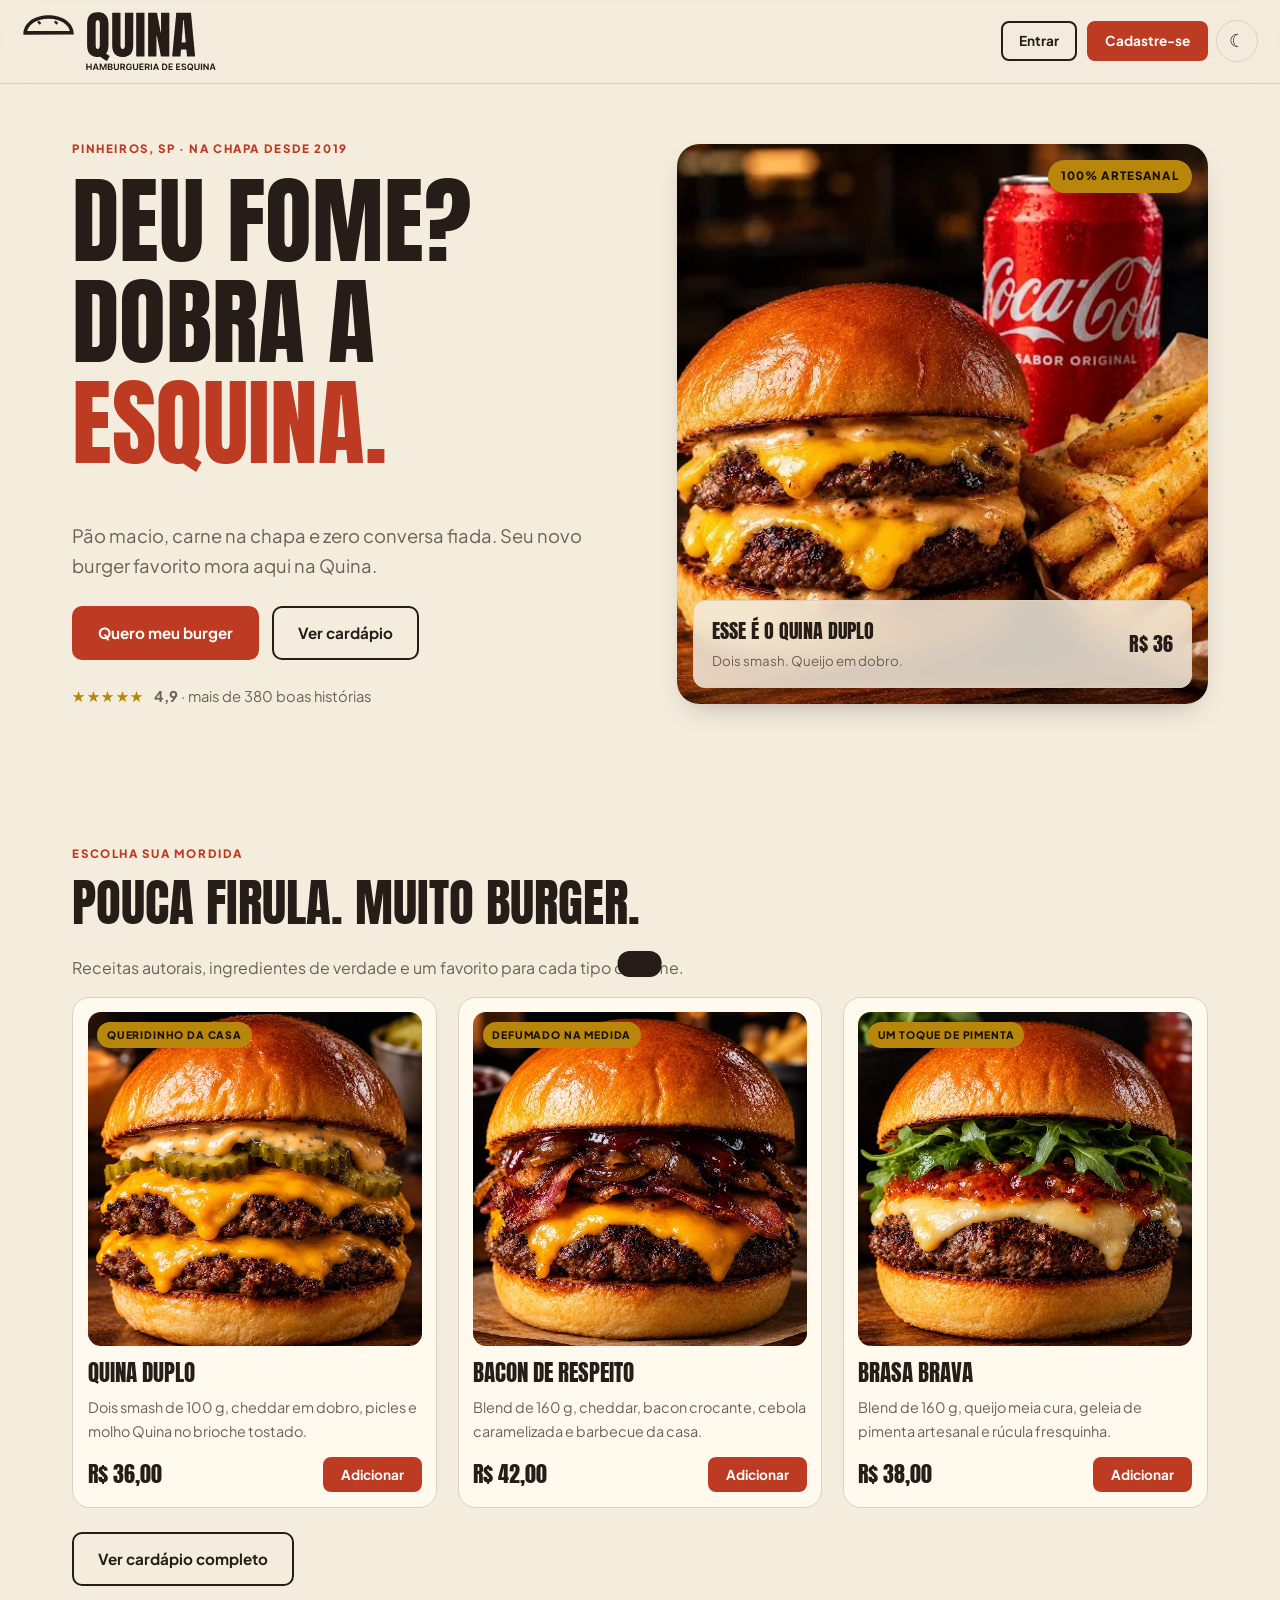
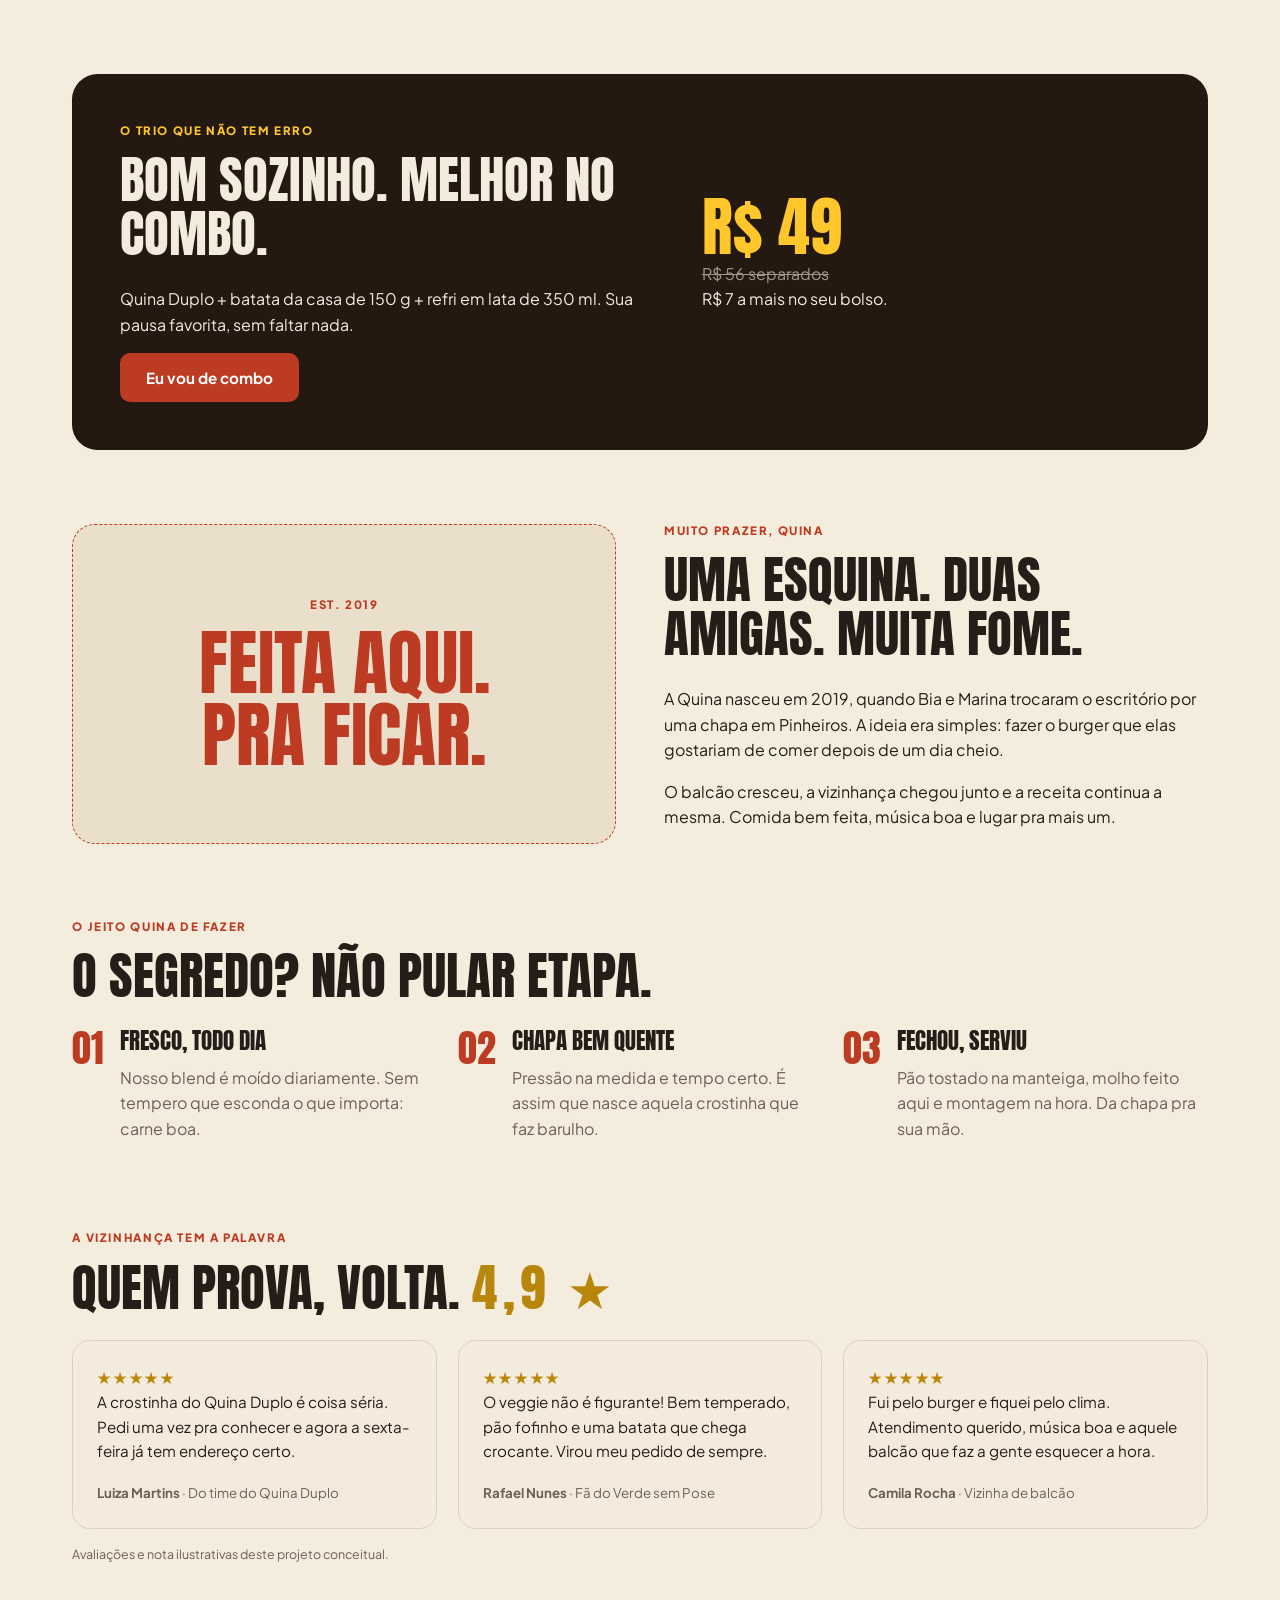
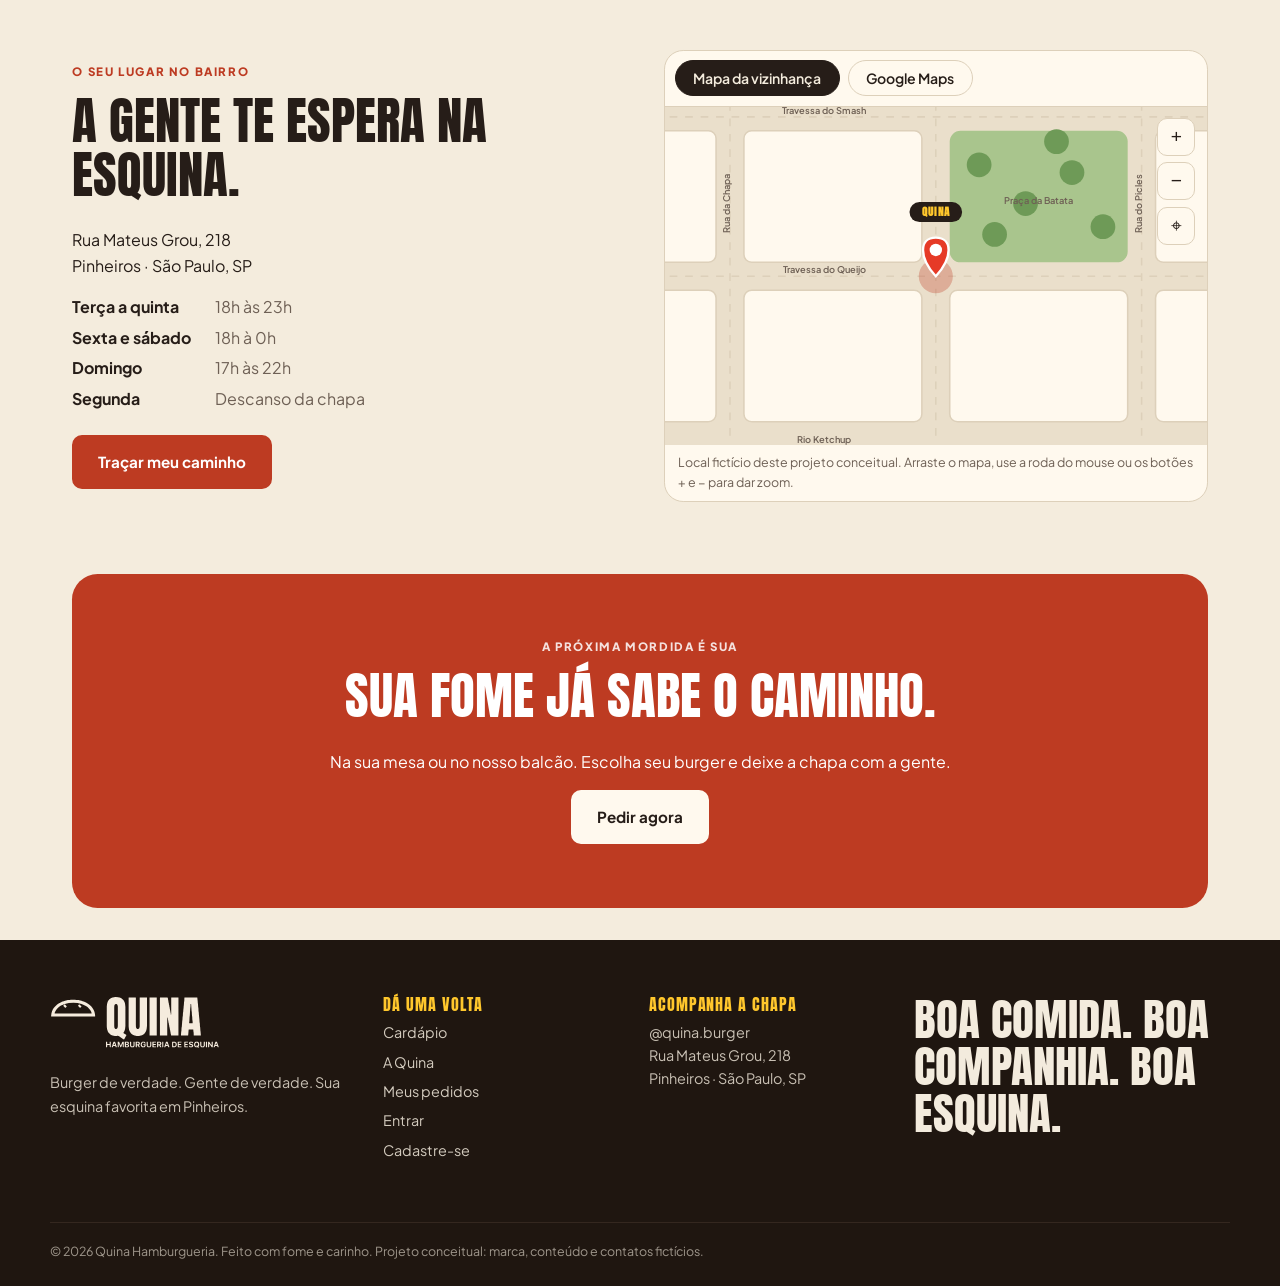
<file: site/html/index.html>
<!DOCTYPE html>
<html lang="pt-BR">
<head>
  <meta charset="UTF-8">
  <meta name="viewport" content="width=device-width, initial-scale=1">
  <title>Hamburgueria de esquina | Quina</title>
  <link rel="icon" href="../imagens/favicon.png">
  <link href="https://fonts.googleapis.com/css2?family=Anton&family=Plus+Jakarta+Sans:wght@400;500;700;800&display=swap" rel="stylesheet">
  <link rel="stylesheet" href="../css/style.css">
  <script>
    if (localStorage.getItem('tema') == 'escuro') {
      document.documentElement.classList.add('escuro');
    }
  </script>
</head>
<body class="visitante">
  <header class="cabecalho">
    <a class="logo" href="#index" aria-label="Quina, hamburgueria de esquina">
      <img class="logo-marrom" src="../imagens/logo-marrom.svg" alt="Quina, hamburgueria de esquina">
      <img class="logo-creme" src="../imagens/logo-creme.svg" alt="">
    </a>

    <nav class="menu" id="menu" aria-label="Principal">
      <a class="so-logado" id="menu-cardapio" href="#cardapio">Cardápio</a>
      <a class="so-logado" id="menu-pedidos" href="#pedidos">Meus pedidos</a>
      <a class="so-logado" id="menu-perfil" href="#perfil">Meu perfil</a>
      <div class="conta-menu so-logado">
        <span id="nomeUsuario"></span>
        <button class="botao botao-contorno botao-pequeno" onclick="sair()">Sair</button>
      </div>
    </nav>

    <div class="acoes">
      <div class="botoes-acesso so-visitante">
        <a class="botao botao-contorno botao-pequeno" href="#login">Entrar</a>
        <a class="botao botao-pequeno" href="#cadastro">Cadastre-se</a>
      </div>
      <button class="botao-icone" id="botaoTema" onclick="trocarTema()" aria-label="Alternar modo claro e escuro"></button>
      <a class="botao-icone so-logado" href="#carrinho" aria-label="Carrinho de compras">
        <svg viewBox="0 0 24 24" width="20" height="20" fill="none" stroke="currentColor" stroke-width="2" stroke-linecap="round" stroke-linejoin="round"><path d="M3 4h2l2.4 11h10.2L20 7H6"/><circle cx="9" cy="19" r="1.2"/><circle cx="17" cy="19" r="1.2"/></svg>
        <b class="contador" id="contadorCarrinho">0</b>
      </a>
      <button class="botao-icone so-logado" id="botaoMenu" onclick="abrirMenu()" aria-label="Abrir menu">☰</button>
    </div>
  </header>

  <div class="faixa-conta so-visitante">
    <a class="botao botao-contorno botao-pequeno" href="#login">Entrar</a>
    <a class="botao botao-pequeno" href="#cadastro">Cadastre-se</a>
  </div>

  <main class="pagina" id="pagina-index">
    <div class="container">
      <section class="hero">
        <div>
          <span class="rotulo">Pinheiros, SP · na chapa desde 2019</span>
          <h1>Deu fome?<br>Dobra a <span>esquina.</span></h1>
          <p class="hero-subtitulo">Pão macio, carne na chapa e zero conversa fiada. Seu novo burger favorito mora aqui na Quina.</p>
          <div class="botoes-hero">
            <a class="botao" href="#cardapio">Quero meu burger</a>
            <a class="botao botao-contorno" href="#cardapio">Ver cardápio</a>
          </div>
          <div class="nota"><span class="estrelas">★★★★★</span><span><b>4,9</b> · mais de 380 boas histórias</span></div>
        </div>
        <div class="hero-foto">
          <img src="../imagens/hero.jpg" alt="Burger duplo com batatas fritas e Coca-Cola">
          <span class="selo">100% artesanal</span>
          <div class="etiqueta-vidro">
            <div><b>Esse é o Quina Duplo</b><br><small>Dois smash. Queijo em dobro.</small></div>
            <b>R$ 36</b>
          </div>
        </div>
      </section>
    </div>

    <div class="container">
      <section class="secao">
        <span class="rotulo">Escolha sua mordida</span>
        <h2>Pouca firula. Muito burger.</h2>
        <p class="suave" style="max-width:52ch">Receitas autorais, ingredientes de verdade e um favorito para cada tipo de fome.</p>
        <div class="grade" id="destaques"></div>
        <p style="margin-top:1.5rem"><a class="botao botao-contorno" href="#cardapio">Ver cardápio completo</a></p>
      </section>

      <section class="combo">
        <div>
          <span class="rotulo">O trio que não tem erro</span>
          <h2>Bom sozinho. Melhor no combo.</h2>
          <p>Quina Duplo + batata da casa de 150 g + refri em lata de 350 ml. Sua pausa favorita, sem faltar nada.</p>
          <button class="botao" onclick="adicionarCombo()">Eu vou de combo</button>
        </div>
        <div>
          <span class="preco-grande">R$ 49</span>
          <p><span class="riscado">R$ 56 separados</span><br>R$ 7 a mais no seu bolso.</p>
        </div>
      </section>

      <section class="secao sobre">
        <div class="caixa-est">
          <div><span class="rotulo">Est. 2019</span><b>Feita aqui.<br>Pra ficar.</b></div>
        </div>
        <div>
          <span class="rotulo">Muito prazer, Quina</span>
          <h2>Uma esquina. Duas amigas. Muita fome.</h2>
          <p>A Quina nasceu em 2019, quando Bia e Marina trocaram o escritório por uma chapa em Pinheiros. A ideia era simples: fazer o burger que elas gostariam de comer depois de um dia cheio.</p>
          <p>O balcão cresceu, a vizinhança chegou junto e a receita continua a mesma. Comida bem feita, música boa e lugar pra mais um.</p>
        </div>
      </section>

      <section class="secao" style="padding-top:0">
        <span class="rotulo">O jeito Quina de fazer</span>
        <h2>O segredo? Não pular etapa.</h2>
        <div class="tres-colunas">
          <div class="passo"><b>01</b><div><h3>Fresco, todo dia</h3><p class="suave">Nosso blend é moído diariamente. Sem tempero que esconda o que importa: carne boa.</p></div></div>
          <div class="passo"><b>02</b><div><h3>Chapa bem quente</h3><p class="suave">Pressão na medida e tempo certo. É assim que nasce aquela crostinha que faz barulho.</p></div></div>
          <div class="passo"><b>03</b><div><h3>Fechou, serviu</h3><p class="suave">Pão tostado na manteiga, molho feito aqui e montagem na hora. Da chapa pra sua mão.</p></div></div>
        </div>
      </section>

      <section class="secao" style="padding-top:0">
        <span class="rotulo">A vizinhança tem a palavra</span>
        <h2>Quem prova, volta. <span class="estrelas">4,9 ★</span></h2>
        <div class="tres-colunas">
          <figure class="painel avaliacao"><span class="estrelas">★★★★★</span><p>A crostinha do Quina Duplo é coisa séria. Pedi uma vez pra conhecer e agora a sexta-feira já tem endereço certo.</p><small><b>Luiza Martins</b> · Do time do Quina Duplo</small></figure>
          <figure class="painel avaliacao"><span class="estrelas">★★★★★</span><p>O veggie não é figurante! Bem temperado, pão fofinho e uma batata que chega crocante. Virou meu pedido de sempre.</p><small><b>Rafael Nunes</b> · Fã do Verde sem Pose</small></figure>
          <figure class="painel avaliacao"><span class="estrelas">★★★★★</span><p>Fui pelo burger e fiquei pelo clima. Atendimento querido, música boa e aquele balcão que faz a gente esquecer a hora.</p><small><b>Camila Rocha</b> · Vizinha de balcão</small></figure>
        </div>
        <p class="dica" style="margin-top:1rem">Avaliações e nota ilustrativas deste projeto conceitual.</p>
      </section>

      <section class="secao sobre" style="padding-top:0">
        <div>
          <span class="rotulo">O seu lugar no bairro</span>
          <h2>A gente te espera na esquina.</h2>
          <p>Rua Mateus Grou, 218<br>Pinheiros · São Paulo, SP</p>
          <dl class="horarios">
            <dt>Terça a quinta</dt><dd>18h às 23h</dd>
            <dt>Sexta e sábado</dt><dd>18h à 0h</dd>
            <dt>Domingo</dt><dd>17h às 22h</dd>
            <dt>Segunda</dt><dd>Descanso da chapa</dd>
          </dl>
          <a class="botao" href="https://maps.google.com/?q=Rua+Mateus+Grou+218+Pinheiros" target="_blank" rel="noopener">Traçar meu caminho</a>
        </div>

        <div class="mapa-caixa">
          <div class="mapa-abas">
            <button class="chip ativo" id="abaMapa" onclick="mostrarAbaMapa()">Mapa da vizinhança</button>
            <button class="chip" id="abaGoogle" onclick="mostrarAbaGoogle()">Google Maps</button>
          </div>

          <div class="mapa-area" id="mapaArea">
      <svg id="mapaSvg" viewBox="194 204 700 440" preserveAspectRatio="xMidYMid slice" role="img" aria-label="Mapa fictício: a Quina fica na esquina da Av. dos Vizinhos com a Travessa do Queijo">
        <rect class="m-terreno" x="-600" y="-500" width="2400" height="2000"/>
        <rect class="m-quadra" x="30" y="30" width="230" height="170" rx="10"/>
        <rect class="m-quadra" x="296" y="30" width="230" height="170" rx="10"/>
        <rect class="m-quadra" x="562" y="30" width="230" height="170" rx="10"/>
        <rect class="m-quadra" x="828" y="30" width="230" height="170" rx="10"/>
        <rect class="m-quadra" x="30" y="236" width="230" height="170" rx="10"/>
        <rect class="m-quadra" x="296" y="236" width="230" height="170" rx="10"/>
        <rect class="m-quadra" x="828" y="236" width="230" height="170" rx="10"/>
        <rect class="m-quadra" x="30" y="442" width="230" height="170" rx="10"/>
        <rect class="m-quadra" x="296" y="442" width="230" height="170" rx="10"/>
        <rect class="m-quadra" x="562" y="442" width="230" height="170" rx="10"/>
        <rect class="m-quadra" x="828" y="442" width="230" height="170" rx="10"/>
        <rect class="m-praca" x="562" y="236" width="230" height="170" rx="14"/>
        <circle class="m-arvore" cx="600" cy="280" r="16"/>
        <circle class="m-arvore" cx="660" cy="330" r="16"/>
        <circle class="m-arvore" cx="720" cy="290" r="16"/>
        <circle class="m-arvore" cx="760" cy="360" r="16"/>
        <circle class="m-arvore" cx="620" cy="370" r="16"/>
        <circle class="m-arvore" cx="700" cy="250" r="16"/>
        <path class="m-rio" d="M-600 660 C 200 610 700 730 1700 650 L1700 1500 L-600 1500Z"/>
        <line class="m-linha" x1="544" y1="-300" x2="544" y2="640"/>
        <line class="m-linha" x1="278" y1="-300" x2="278" y2="640"/>
        <line class="m-linha" x1="810" y1="-300" x2="810" y2="640"/>
        <line class="m-linha" x1="-300" y1="424" x2="1500" y2="424"/>
        <line class="m-linha" x1="-300" y1="218" x2="1500" y2="218"/>
        <text class="m-nome" x="544" y="120" text-anchor="middle" transform="rotate(-90 544 120)">Av. dos Vizinhos</text>
        <text class="m-nome" x="278" y="330" text-anchor="middle" transform="rotate(-90 278 330)">Rua da Chapa</text>
        <text class="m-nome" x="810" y="330" text-anchor="middle" transform="rotate(-90 810 330)">Rua do Picles</text>
        <text class="m-nome" x="400" y="214" text-anchor="middle" transform="rotate(0 400 214)">Travessa do Smash</text>
        <text class="m-nome" x="400" y="420" text-anchor="middle" transform="rotate(0 400 420)">Travessa do Queijo</text>
        <text class="m-nome" x="677" y="330" text-anchor="middle" transform="rotate(0 677 330)">Praça da Batata</text>
        <text class="m-nome" x="150" y="120" text-anchor="middle" transform="rotate(0 150 120)">🥖 Padaria parceira</text>
        <text class="m-nome" x="960" y="330" text-anchor="middle" transform="rotate(0 960 330)">🚇 Metrô Cheddar</text>
        <text class="m-nome" x="400" y="640" text-anchor="middle" transform="rotate(0 400 640)">Rio Ketchup</text>
        <g id="pino" class="m-pino" role="img" aria-label="Quina, hamburgueria de esquina" transform="translate(544 424)">
          <circle class="m-onda" r="22"/>
          <path d="M0 0 C-22 -24 -22 -50 0 -50 C22 -50 22 -24 0 0Z" fill="#E63A27" stroke="#fff" stroke-width="3"/>
          <circle cy="-34" r="8" fill="#fff"/>
          <rect x="-34" y="-96" width="68" height="26" rx="13" fill="#261D18"/>
          <text x="0" y="-78" text-anchor="middle" fill="#FFC72C" style="font: 700 14px Anton, Impact, sans-serif; letter-spacing: .08em">QUINA</text>
        </g>
      </svg>
            <div class="mapa-botoes">
              <button onclick="darZoom(0.8)" aria-label="Aproximar">+</button>
              <button onclick="darZoom(1.25)" aria-label="Afastar">−</button>
              <button onclick="centralizarMapa()" aria-label="Centralizar na Quina">⌖</button>
            </div>
            <div class="mapa-info" id="mapaInfo" hidden>
              <b>Quina · Hamburgueria de esquina</b><br>
              Rua Mateus Grou, 218 (fictício)<br>
              <small>Ter a qui 18h–23h · Sex e sáb 18h–0h · Dom 17h–22h</small>
            </div>
          </div>

          <div class="mapa-area" id="areaGoogle" hidden>
            <iframe id="quadroGoogle" title="Google Maps" loading="lazy" allowfullscreen></iframe>
          </div>

          <p class="dica" style="padding:.5rem .8rem;margin:0">Local fictício deste projeto conceitual. Arraste o mapa, use a roda do mouse ou os botões + e − para dar zoom.</p>
        </div>
      </section>

      <section class="chamada-final">
        <span class="rotulo">A próxima mordida é sua</span>
        <h2>Sua fome já sabe o caminho.</h2>
        <p>Na sua mesa ou no nosso balcão. Escolha seu burger e deixe a chapa com a gente.</p>
        <a class="botao botao-claro" href="#cardapio">Pedir agora</a>
      </section>
    </div>
  </main>

  <main class="pagina container" id="pagina-cadastro">
    <section class="tela-dividida">
      <img class="foto-lateral" src="../imagens/hero.jpg" alt="Burger duplo com batatas fritas e Coca-Cola">

      <div>
        <span class="rotulo">Chega mais, vizinho</span>
        <p class="aviso-acesso">🔒 Para acessar o site, entre ou cadastre-se.</p>
        <h2>Faz parte da Quina.</h2>
        <p class="suave">Uma conta, seus pedidos e um lugar garantido na nossa esquina. É rápido e sem firula.</p>

        <form id="formCadastro" onsubmit="cadastrar(event)" novalidate>
          <label>Nome completo
            <input type="text" id="cadastro-nome" oninput="this.value = mascaraNome(this.value)" maxlength="60" autocomplete="name" placeholder="Como podemos te chamar?">
          </label>
          <label>E-mail
            <input type="email" id="cadastro-email" maxlength="80" autocomplete="email" placeholder="voce@exemplo.com">
          </label>
          <div class="dois-campos">
            <label>Celular
              <input type="text" id="cadastro-celular" oninput="this.value = mascaraCelular(this.value)" maxlength="15" inputmode="numeric" placeholder="(11) 99999-9999">
            </label>
            <label>CPF
              <input type="text" id="cadastro-cpf" oninput="this.value = mascaraCPF(this.value)" maxlength="14" inputmode="numeric" placeholder="000.000.000-00">
            </label>
          </div>
          <div class="dois-campos">
            <label class="campo-senha">Senha
              <input type="password" id="cadastro-senha" maxlength="20" placeholder="Crie uma senha">
              <button type="button" class="ver-senha" onclick="verSenha('cadastro-senha')" aria-label="Mostrar ou ocultar senha">ver</button>
              <span class="dica">Mínimo de 8 caracteres, com letras e números.</span>
            </label>
            <label class="campo-senha">Confirmar senha
              <input type="password" id="cadastro-confirmar" maxlength="20" placeholder="Repita sua senha">
              <button type="button" class="ver-senha" onclick="verSenha('cadastro-confirmar')" aria-label="Mostrar ou ocultar senha">ver</button>
            </label>
          </div>
          <label class="checkbox">
            <input type="checkbox" id="cadastro-termos">Li e aceito os Termos de uso e a Política de privacidade.
          </label>

          <p class="erro" id="cadastro-erro" role="alert"></p>
          <button class="botao botao-cheio" type="submit">Criar minha conta</button>
        </form>

        <p style="text-align:center;margin-top:1.2rem">Já tem uma conta? <a href="#login"><b>Entrar</b></a></p>
      </div>
    </section>
  </main>

  <main class="pagina container" id="pagina-login">
    <section class="tela-dividida">
      <img class="foto-lateral" src="../imagens/hero.jpg" alt="Burger duplo com batatas fritas e Coca-Cola">

      <div>
        <span class="rotulo">Seu lugar no balcão</span>
        <p class="aviso-acesso">🔒 Para acessar o site, entre ou cadastre-se.</p>
        <h2>Entrar na Quina.</h2>
        <p class="suave">Acesse sua conta para pedir de novo, acompanhar a entrega e salvar seus favoritos.</p>

        <form id="formLogin" onsubmit="entrar(event)" novalidate>
          <label>E-mail
            <input type="email" id="login-email" maxlength="80" autocomplete="email" placeholder="voce@exemplo.com">
          </label>
          <label class="campo-senha">Senha
              <input type="password" id="login-senha" maxlength="20" placeholder="Digite sua senha">
              <button type="button" class="ver-senha" onclick="verSenha('login-senha')" aria-label="Mostrar ou ocultar senha">ver</button>
            </label>

          <p class="erro" id="login-erro" role="alert"></p>
          <button class="botao botao-cheio" type="submit">Entrar</button>
        </form>

        <div class="ou">ou</div>
        <button class="botao botao-contorno botao-cheio" onclick="entrarComGoogle()">Continuar com Google</button>

        <p style="text-align:center;margin-top:1.2rem">Ainda não é da vizinhança? <a href="#cadastro"><b>Cadastre-se</b></a></p>
      </div>
    </section>
  </main>

  <main class="pagina container" id="pagina-cardapio" style="padding-top:2.5rem">
    <span class="rotulo">Escolha sua mordida</span>
    <h2>Pouca firula. Muito burger.</h2>

    <div class="barra-entrega">
      <span id="enderecoEntrega">📍 Entrega em Pinheiros</span>
      <span>⏱ 35–45 min · Entrega R$ 6,00</span>
    </div>

    <div class="busca">
      <span>🔍</span>
      <input type="search" id="campoBusca" oninput="mostrarProdutos()" maxlength="40" placeholder="Buscar burger, ingrediente ou bebida" aria-label="Buscar no cardápio">
    </div>

    <div class="chips" id="areaChips"></div>

    <div class="grade" id="listaProdutos"></div>

    <p class="dica" style="margin-top:1.5rem">Os burgers são vendidos individualmente. Alergias ou restrições? Converse com a nossa equipe.</p>

    <div class="barra-carrinho" id="barraCarrinho">
      <span id="textoBarra"></span>
      <a class="botao botao-claro botao-pequeno" href="#carrinho">Ver meu carrinho</a>
    </div>
  </main>

  <main class="pagina container" id="pagina-carrinho" style="padding-top:2.5rem">
    <span class="rotulo" id="subtitulo">Sua sacola</span>
    <h2>A fome já tem endereço.</h2>
    <div class="etapas">
      <span class="atual">01 · Carrinho</span>
      <span>02 · Pagamento</span>
      <span>03 · Pronto</span>
    </div>

    <div id="conteudoCarrinho"></div>
  </main>

  <main class="pagina container" id="pagina-pedidos">
    <div class="conta">
      <aside class="menu-lateral painel">
        <div class="avatar">A</div>
        <b class="nome-lateral"></b>
        <p class="suave" style="font-size:.85rem">Da vizinhança desde 2026</p>
        <a href="#pedidos" class="ativo">Meus pedidos</a>
        <a href="#perfil">Meus dados</a>
        <button onclick="sair()">Sair da conta</button>
      </aside>

      <section>
        <span class="rotulo">Sua conta / Meus pedidos</span>
        <h2>Cada pedido, uma boa mordida.</h2>

        <button class="botao botao-contorno botao-pequeno" type="button" onclick="baixarJson()">Baixar pedidos.json</button>

        <div class="busca">
          <span>🔍</span>
          <input type="search" id="campoBuscaPedido" oninput="mostrarPedidos()" maxlength="40" placeholder="Buscar por número ou produto" aria-label="Buscar pedidos">
        </div>

        <div class="chips" id="areaFiltros"></div>
        <div id="listaPedidos"></div>
      </section>
    </div>
  </main>

  <main class="pagina container" id="pagina-perfil">
    <div class="conta">
      <aside class="menu-lateral painel">
        <div class="avatar">A</div>
        <b class="nome-lateral"></b>
        <p class="suave" style="font-size:.85rem">Da vizinhança desde 2026</p>
        <a href="#pedidos">Meus pedidos</a>
        <a href="#perfil" class="ativo">Meus dados</a>
        <button onclick="sair()">Sair da conta</button>
      </aside>

      <form id="formPerfil" onsubmit="salvarPerfil(event)" novalidate>
        <span class="rotulo">Sua conta / Meus dados</span>
        <h2 id="tituloPerfil">A casa é sua.</h2>

        <div class="painel" style="margin-bottom:1.2rem">
          <h3>Quem senta à mesa</h3>
          <div class="dois-campos">
            <label>Nome completo
              <input type="text" id="perfil-nome" oninput="this.value = mascaraNome(this.value)" maxlength="60">
            </label>
            <label>E-mail
              <input type="email" id="perfil-email" maxlength="80">
            </label>
            <label>Celular
              <input type="text" id="perfil-celular" oninput="this.value = mascaraCelular(this.value)" maxlength="15" inputmode="numeric">
            </label>
            <label>CPF
              <input type="text" id="perfil-cpf" oninput="this.value = mascaraCPF(this.value)" maxlength="14" inputmode="numeric"><span class="dica">Usado na nota fiscal.</span>
            </label>
            <label>Data de nascimento (opcional)
              <input type="text" id="perfil-nascimento" oninput="this.value = mascaraData(this.value)" maxlength="10" inputmode="numeric" placeholder="dd/mm/aaaa">
            </label>
          </div>
        </div>

        <div class="painel" style="margin-bottom:1.2rem">
          <h3>Onde a fome mora</h3>
          <div class="dois-campos">
            <label>CEP
              <input type="text" id="perfil-cep" oninput="this.value = mascaraCEP(this.value)" maxlength="9" inputmode="numeric" placeholder="00000-000">
            </label>
            <label>Rua
              <input type="text" id="perfil-rua" maxlength="60">
            </label>
            <label>Número
              <input type="text" id="perfil-numero" oninput="this.value = mascaraNumero(this.value)" maxlength="6" inputmode="numeric">
            </label>
            <label>Complemento
              <input type="text" id="perfil-complemento" maxlength="30">
            </label>
            <label>Bairro
              <input type="text" id="perfil-bairro" maxlength="40">
            </label>
            <label>Referência para entrega
              <input type="text" id="perfil-referencia" maxlength="60">
            </label>
          </div>
        </div>

        <p class="erro" id="perfil-erro" role="alert"></p>
        <button class="botao" type="submit">Salvar meus dados</button>
      </form>
    </div>
  </main>

  <footer class="rodape">
    <div class="rodape-grade">
      <div>
        <img src="../imagens/logo-creme.svg" alt="Quina, hamburgueria de esquina">
        <p>Burger de verdade. Gente de verdade. Sua esquina favorita em Pinheiros.</p>
      </div>
      <div>
        <h4>Dá uma volta</h4>
        <a href="#cardapio">Cardápio</a>
        <a href="#index">A Quina</a>
        <a href="#pedidos">Meus pedidos</a>
        <a href="#login">Entrar</a>
        <a href="#cadastro">Cadastre-se</a>
      </div>
      <div>
        <h4>Acompanha a chapa</h4>
        <p>@quina.burger<br>Rua Mateus Grou, 218<br>Pinheiros · São Paulo, SP</p>
      </div>
      <p class="slogan">Boa comida. Boa companhia. Boa esquina.</p>
    </div>
    <p class="direitos">© 2026 Quina Hamburgueria. Feito com fome e carinho. Projeto conceitual: marca, conteúdo e contatos fictícios.</p>
  </footer>

  <div id="aviso" role="status" aria-live="polite"></div>

  <script src="../js/script.js"></script>
</body>
</html>
</file>
<file: site/css/style.css>
:root {
  --fundo: #F4ECDD;
  --fundo2: #EADFCB;
  --cartao: #FFF9EE;
  --texto: #261D18;
  --texto-suave: #6E6055;
  --vermelho: #BD3B22;
  --borda: #DDD0BA;
  --dourado: #B8860B;
  --vidro: rgba(244, 236, 221, 0.85);
  --sombra: 0 12px 30px -14px rgba(38, 29, 24, 0.35);
  --parque: #A9C58D;
  --rio: #A9CBD8;
  --arvore: #6E9A57;
}

html.escuro {
  --fundo: #140A08;
  --fundo2: #241210;
  --cartao: #1F1210;
  --texto: #F6EBDD;
  --texto-suave: #BFA89A;
  --vermelho: #E63A27;
  --borda: #4A2824;
  --dourado: #FFC72C;
  --vidro: rgba(20, 10, 8, 0.85);
  --sombra: 0 16px 36px -16px rgba(230, 58, 39, 0.55);
  --parque: #2E4A2B;
  --rio: #1B3846;
  --arvore: #3F6A3A;
}

* {
  box-sizing: border-box;
}

html {
  scroll-behavior: smooth;
}

body {
  margin: 0;
  font-family: 'Plus Jakarta Sans', Arial, sans-serif;
  font-size: 16px;
  line-height: 1.6;
  background: var(--fundo);
  color: var(--texto);
  transition: background 0.3s, color 0.3s;
}

h1, h2, h3, h4 {
  font-family: 'Anton', Impact, 'Arial Narrow', sans-serif;
  font-weight: 400;
  text-transform: uppercase;
  line-height: 1.05;
  margin: 0 0 0.5em 0;
}

h1 { font-size: clamp(3rem, 8.5vw, 6rem); }
h2 { font-size: clamp(2.1rem, 5vw, 3.2rem); }
h3 { font-size: 1.45rem; }
h4 { font-size: 1rem; letter-spacing: 0.06em; }

p { margin: 0 0 1em 0; }
a { color: inherit; }

:focus-visible {
  outline: 3px solid var(--dourado);
  outline-offset: 3px;
}

.container {
  max-width: 1180px;
  margin: 0 auto;
  padding: 0 1.4rem;
}

.secao {
  padding: 4.5rem 0;
}

.rotulo {
  display: block;
  color: var(--vermelho);
  font-size: 0.72rem;
  font-weight: 800;
  letter-spacing: 0.14em;
  text-transform: uppercase;
  margin-bottom: 0.8rem;
}

.suave { color: var(--texto-suave); }

.botao {
  display: inline-flex;
  align-items: center;
  justify-content: center;
  background: var(--vermelho);
  color: #fff;
  border: 2px solid var(--vermelho);
  border-radius: 10px;
  padding: 0.8rem 1.5rem;
  font-family: inherit;
  font-size: 0.95rem;
  font-weight: 700;
  text-decoration: none;
  cursor: pointer;
  transition: transform 0.15s;
}

.botao:hover {
  transform: translateY(-1px);
  filter: brightness(1.1);
}

.botao-contorno {
  background: transparent;
  color: var(--texto);
  border-color: var(--texto);
}

.botao-claro {
  background: var(--cartao);
  color: #261D18;
  border-color: var(--cartao);
}

.botao-pequeno {
  padding: 0.45rem 1rem;
  font-size: 0.85rem;
  border-radius: 8px;
}

.botao-cheio { width: 100%; }

.botao-icone {
  position: relative;
  display: grid;
  place-items: center;
  width: 42px;
  height: 42px;
  border-radius: 50%;
  background: transparent;
  border: 1px solid var(--borda);
  color: var(--texto);
  font-size: 1.1rem;
  cursor: pointer;
  text-decoration: none;
}

.botao-icone:hover { border-color: var(--vermelho); }

.cabecalho {
  position: sticky;
  top: 0;
  z-index: 30;
  display: flex;
  align-items: center;
  gap: 1.5rem;
  padding: 0.7rem 1.4rem;
  background: var(--vidro);
  backdrop-filter: blur(14px);
  border-bottom: 1px solid var(--borda);
}

.logo img {
  display: block;
  width: 195px;
}

.logo-creme { display: none !important; }
html.escuro .logo-marrom { display: none !important; }
html.escuro .logo-creme { display: block !important; }

.menu {
  display: flex;
  align-items: center;
  gap: 1.6rem;
  flex: 1;
}

.menu a {
  text-decoration: none;
  font-weight: 600;
  font-size: 0.92rem;
  padding: 0.3rem 0;
  border-bottom: 2px solid transparent;
}

.menu a:hover,
.menu a.ativo {
  border-color: var(--vermelho);
}

.conta-menu {
  display: flex;
  align-items: center;
  gap: 0.6rem;
  margin-left: auto;
  font-size: 0.92rem;
}

.acoes {
  display: flex;
  align-items: center;
  gap: 0.5rem;
  margin-left: auto;
}

.botoes-acesso {
  display: flex;
  align-items: center;
  gap: 0.6rem;
}

.menu + .acoes { margin-left: 0; }

.contador {
  position: absolute;
  top: -5px;
  right: -5px;
  background: var(--vermelho);
  color: #fff;
  border-radius: 99px;
  font-size: 0.68rem;
  min-width: 19px;
  padding: 1px 5px;
  text-align: center;
}

#botaoMenu { display: none; }

#botaoTema::before { content: '\263E'; }
html.escuro #botaoTema::before { content: '\2600'; }

.faixa-conta {
  display: none;
  gap: 0.6rem;
  padding: 0.6rem 1.4rem;
  background: var(--fundo2);
  border-bottom: 1px solid var(--borda);
}

.faixa-conta .botao { flex: 1; }

.hero {
  display: grid;
  grid-template-columns: 1.05fr 1fr;
  gap: 3rem;
  align-items: center;
  padding: 3.5rem 0 4rem;
}

.hero h1 span { color: var(--vermelho); }

.hero-subtitulo {
  font-size: 1.15rem;
  color: var(--texto-suave);
  max-width: 44ch;
}

.botoes-hero {
  display: flex;
  gap: 0.8rem;
  flex-wrap: wrap;
  margin: 1.6rem 0;
}

.nota {
  display: flex;
  align-items: center;
  gap: 0.6rem;
  font-size: 0.92rem;
  color: var(--texto-suave);
}

.estrelas {
  color: var(--dourado);
  letter-spacing: 0.1em;
}

.hero-foto {
  position: relative;
}

.hero-foto img {
  display: block;
  width: 100%;
  height: 560px;
  object-fit: cover;
  object-position: 50% 40%;
  border-radius: 1.4rem;
  box-shadow: var(--sombra);
}

.selo {
  position: absolute;
  top: 1rem;
  right: 1rem;
  background: var(--dourado);
  color: #17100B;
  font-size: 0.72rem;
  font-weight: 800;
  letter-spacing: 0.1em;
  padding: 0.45rem 0.8rem;
  border-radius: 99px;
  text-transform: uppercase;
}

.etiqueta-vidro {
  position: absolute;
  left: 1rem;
  right: 1rem;
  bottom: 1rem;
  display: flex;
  justify-content: space-between;
  align-items: center;
  gap: 0.8rem;
  padding: 0.9rem 1.1rem;
  background: var(--vidro);
  backdrop-filter: blur(12px);
  border: 1px solid var(--borda);
  border-radius: 12px;
}

.etiqueta-vidro b {
  font-family: 'Anton', Impact, sans-serif;
  font-weight: 400;
  font-size: 1.25rem;
  text-transform: uppercase;
}

.etiqueta-vidro small { color: var(--texto-suave); }

.grade {
  display: grid;
  grid-template-columns: repeat(auto-fit, minmax(250px, 1fr));
  gap: 1.3rem;
}

.tres-colunas {
  display: grid;
  grid-template-columns: repeat(3, 1fr);
  gap: 1.3rem;
}

.cartao-produto {
  display: flex;
  flex-direction: column;
  background: var(--cartao);
  border: 1px solid var(--borda);
  border-radius: 1.1rem;
  padding: 0.9rem;
  cursor: pointer;
  transition: transform 0.2s, box-shadow 0.2s;
}

.cartao-produto:hover {
  transform: translateY(-3px);
  box-shadow: var(--sombra);
}

.cartao-produto p {
  flex: 1;
  font-size: 0.9rem;
  color: var(--texto-suave);
}

.produto-foto {
  position: relative;
  margin-bottom: 0.9rem;
}

.produto-img {
  display: block;
  width: 100%;
  aspect-ratio: 1 / 1;
  object-fit: cover;
  border-radius: 0.8rem;
}

.tag {
  position: absolute;
  top: 0.6rem;
  left: 0.6rem;
  background: var(--dourado);
  color: #17100B;
  font-size: 0.65rem;
  font-weight: 800;
  letter-spacing: 0.08em;
  text-transform: uppercase;
  padding: 0.3rem 0.6rem;
  border-radius: 99px;
}

.link-produto {
  background: none;
  border: 0;
  padding: 0;
  font: inherit;
  color: inherit;
  text-transform: inherit;
  text-align: left;
  cursor: pointer;
}

.link-produto:hover { color: var(--vermelho); }

.linha {
  display: flex;
  justify-content: space-between;
  align-items: center;
  gap: 0.6rem;
}

.preco {
  font-family: 'Anton', Impact, sans-serif;
  font-size: 1.35rem;
}

.painel {
  background: var(--cartao);
  border: 1px solid var(--borda);
  border-radius: 1.1rem;
  padding: 1.5rem;
}

.combo {
  display: grid;
  grid-template-columns: 1.2fr 1fr;
  gap: 2rem;
  align-items: center;
  background: #241911;
  color: #F3EBDD;
  border-radius: 1.6rem;
  padding: 3rem;
}

.combo .rotulo { color: #FFC72C; }
.combo .riscado { text-decoration: line-through; opacity: 0.6; }

.combo .preco-grande {
  font-family: 'Anton', Impact, sans-serif;
  font-size: 4rem;
  line-height: 1;
  color: #FFC72C;
}

.sobre {
  display: grid;
  grid-template-columns: 1fr 1fr;
  gap: 3rem;
  align-items: center;
}

.caixa-est {
  display: grid;
  place-items: center;
  min-height: 320px;
  padding: 2rem;
  text-align: center;
  background: var(--fundo2);
  border: 1px dashed var(--vermelho);
  border-radius: 1.4rem;
}

.caixa-est b {
  font-family: 'Anton', Impact, sans-serif;
  font-weight: 400;
  font-size: clamp(2.5rem, 6vw, 4.5rem);
  text-transform: uppercase;
  line-height: 1;
  color: var(--vermelho);
}

.passo {
  display: flex;
  gap: 1rem;
}

.passo > b {
  font-family: 'Anton', Impact, sans-serif;
  font-weight: 400;
  font-size: 2.4rem;
  line-height: 1;
  color: var(--vermelho);
}

.avaliacao {
  margin: 0;
  background: var(--vidro);
  backdrop-filter: blur(12px);
}

.avaliacao p { font-size: 0.95rem; }
.avaliacao small { color: var(--texto-suave); }

.horarios {
  display: grid;
  grid-template-columns: auto 1fr;
  gap: 0.3rem 1.5rem;
  margin: 1rem 0 1.5rem;
}

.horarios dt { font-weight: 700; }
.horarios dd { margin: 0; color: var(--texto-suave); }

.chamada-final {
  background: var(--vermelho);
  color: #fff;
  text-align: center;
  border-radius: 1.6rem;
  padding: 4rem 1.5rem;
}

.chamada-final .rotulo { color: #fff; opacity: 0.85; }

.mapa-caixa {
  position: relative;
  background: var(--cartao);
  border: 1px solid var(--borda);
  border-radius: 1.2rem;
  overflow: hidden;
}

.mapa-abas {
  display: flex;
  gap: 0.5rem;
  padding: 0.6rem;
  border-bottom: 1px solid var(--borda);
}

.mapa-area {
  position: relative;
  aspect-ratio: 16 / 10;
  background: var(--fundo2);
  cursor: grab;
  touch-action: none;
}

.mapa-area svg {
  display: block;
  width: 100%;
  height: 100%;
  user-select: none;
}

.mapa-area iframe {
  width: 100%;
  height: 100%;
  border: 0;
}

.m-terreno { fill: var(--fundo2); }
.m-quadra { fill: var(--cartao); stroke: var(--borda); stroke-width: 2; }
.m-praca { fill: var(--parque); }
.m-arvore { fill: var(--arvore); }
.m-rio { fill: var(--rio); }
.m-linha { stroke: var(--borda); stroke-width: 2; stroke-dasharray: 10 10; }
.m-nome { fill: var(--texto-suave); font-size: 12px; font-weight: 600; pointer-events: none; }
.m-pino { cursor: pointer; }

.m-onda {
  fill: var(--vermelho);
  opacity: 0.3;
  transform-box: fill-box;
  transform-origin: center;
  animation: onda 2s ease-out infinite;
}

@keyframes onda {
  from { transform: scale(0.6); opacity: 0.5; }
  to { transform: scale(2.2); opacity: 0; }
}

.mapa-botoes {
  position: absolute;
  right: 0.7rem;
  top: 0.7rem;
  display: grid;
  gap: 0.4rem;
}

.mapa-botoes button {
  width: 38px;
  height: 38px;
  border-radius: 10px;
  border: 1px solid var(--borda);
  background: var(--cartao);
  color: var(--texto);
  font-size: 1.2rem;
  cursor: pointer;
}

.mapa-info {
  position: absolute;
  left: 0.7rem;
  bottom: 0.7rem;
  max-width: 270px;
  background: var(--cartao);
  border: 1px solid var(--borda);
  border-radius: 12px;
  padding: 0.7rem 0.9rem;
  font-size: 0.85rem;
  box-shadow: var(--sombra);
}

.mapa-info[hidden] { display: none; }

.barra-entrega {
  display: flex;
  flex-wrap: wrap;
  gap: 0.5rem 1.2rem;
  padding: 0.7rem 1rem;
  margin: 1.2rem 0;
  background: var(--fundo2);
  border-radius: 10px;
  font-size: 0.88rem;
}

.busca { position: relative; }
.busca input { padding-left: 2.6rem; }

.busca span {
  position: absolute;
  left: 0.95rem;
  top: 50%;
  transform: translateY(-50%);
}

.chips {
  display: flex;
  flex-wrap: wrap;
  gap: 0.6rem;
  margin: 1.2rem 0 1.8rem;
}

.chip {
  border: 1px solid var(--borda);
  background: var(--cartao);
  color: var(--texto);
  padding: 0.5rem 1.1rem;
  border-radius: 99px;
  font-family: inherit;
  font-size: 0.88rem;
  font-weight: 600;
  cursor: pointer;
}

.chip.ativo {
  background: var(--texto);
  color: var(--fundo);
  border-color: var(--texto);
}

.barra-carrinho {
  position: sticky;
  bottom: 1rem;
  z-index: 15;
  display: none;
  justify-content: space-between;
  align-items: center;
  gap: 1rem;
  margin-top: 2rem;
  padding: 0.9rem 1.2rem;
  background: var(--texto);
  color: var(--fundo);
  border-radius: 14px;
  box-shadow: var(--sombra);
}

.barra-carrinho.visivel { display: flex; }

.vazio {
  text-align: center;
  padding: 3rem 1rem;
  color: var(--texto-suave);
}

input, select {
  width: 100%;
  padding: 0.8rem 1rem;
  background: var(--cartao);
  color: var(--texto);
  border: 1px solid var(--borda);
  border-radius: 10px;
  font-family: inherit;
  font-size: 1rem;
}

input::placeholder { color: var(--texto-suave); opacity: 0.7; }

input[type=checkbox] {
  width: auto;
  margin: 0 0.6rem 0 0;
  accent-color: var(--vermelho);
}

label {
  display: block;
  margin-bottom: 1rem;
  font-size: 0.88rem;
  font-weight: 600;
}

label input,
label select {
  margin-top: 0.35rem;
  font-weight: 400;
}

label.checkbox {
  display: flex;
  align-items: flex-start;
  font-weight: 400;
}

.dica {
  display: block;
  margin-top: 0.3rem;
  font-size: 0.78rem;
  font-weight: 400;
  color: var(--texto-suave);
}

.erro {
  min-height: 1.5em;
  font-size: 0.9rem;
  font-weight: 600;
  color: var(--vermelho);
}

.dois-campos {
  display: grid;
  grid-template-columns: 1fr 1fr;
  gap: 0 1rem;
}

.campo-senha { position: relative; }

.ver-senha {
  position: absolute;
  right: 0.5rem;
  top: 2.2rem;
  background: none;
  border: 0;
  padding: 0.4rem;
  color: var(--texto-suave);
  font-family: inherit;
  font-size: 0.75rem;
  font-weight: 600;
  cursor: pointer;
}

.tela-dividida {
  display: grid;
  grid-template-columns: 1fr 1fr;
  gap: 3.5rem;
  align-items: center;
  padding: 3rem 0;
}

.foto-lateral {
  display: block;
  width: 100%;
  height: 560px;
  object-fit: cover;
  object-position: 50% 40%;
  border-radius: 1.4rem;
  box-shadow: var(--sombra);
}

.aviso-acesso {
  display: inline-block;
  margin: 0 0 1rem;
  padding: 0.35rem 0.9rem;
  background: var(--fundo2);
  border: 1px solid var(--borda);
  border-radius: 99px;
  font-size: 0.82rem;
  font-weight: 600;
}

.ou {
  display: flex;
  align-items: center;
  gap: 1rem;
  margin: 1rem 0;
  font-size: 0.85rem;
  color: var(--texto-suave);
}

.ou::before,
.ou::after {
  content: '';
  flex: 1;
  height: 1px;
  background: var(--borda);
}

.conta {
  display: grid;
  grid-template-columns: 260px 1fr;
  gap: 2rem;
  align-items: start;
  padding: 2.5rem 0 4rem;
}

.menu-lateral {
  position: sticky;
  top: 90px;
}

.avatar {
  display: grid;
  place-items: center;
  width: 64px;
  height: 64px;
  margin-bottom: 0.8rem;
  border-radius: 50%;
  background: var(--vermelho);
  color: #fff;
  font-family: 'Anton', Impact, sans-serif;
  font-size: 1.5rem;
}

.menu-lateral a,
.menu-lateral button {
  display: block;
  width: 100%;
  padding: 0.65rem 0.9rem;
  background: none;
  border: 0;
  border-radius: 9px;
  color: var(--texto);
  font-family: inherit;
  font-size: 0.92rem;
  font-weight: 600;
  text-align: left;
  text-decoration: none;
  cursor: pointer;
}

.menu-lateral a.ativo {
  background: var(--texto);
  color: var(--fundo);
}

.pedido {
  margin-bottom: 1rem;
  padding: 1.3rem;
  background: var(--cartao);
  border: 1px solid var(--borda);
  border-radius: 1.1rem;
}

.pedido.andamento { border: 2px solid var(--vermelho); }

.status {
  display: inline-block;
  padding: 0.3rem 0.7rem;
  background: var(--fundo2);
  border-radius: 99px;
  font-size: 0.68rem;
  font-weight: 800;
  letter-spacing: 0.08em;
  text-transform: uppercase;
}

.status.vermelho {
  background: var(--vermelho);
  color: #fff;
}

.acompanhamento {
  display: grid;
  grid-template-columns: repeat(4, 1fr);
  gap: 0.5rem;
  margin: 1.2rem 0 0;
  padding: 0;
  list-style: none;
}

.acompanhamento li {
  padding-top: 0.5rem;
  border-top: 4px solid var(--borda);
  font-size: 0.78rem;
  font-weight: 600;
  color: var(--texto-suave);
}

.acompanhamento li.feito {
  border-color: var(--vermelho);
  color: var(--texto);
}

.etapas {
  display: flex;
  flex-wrap: wrap;
  gap: 1.5rem;
  margin: 1rem 0 2rem;
  font-size: 0.85rem;
  font-weight: 700;
  color: var(--texto-suave);
}

.etapas .atual { color: var(--vermelho); }

.carrinho-layout {
  display: grid;
  grid-template-columns: 1.5fr 1fr;
  gap: 2rem;
  align-items: start;
  padding-bottom: 4rem;
}

.item-carrinho {
  display: grid;
  grid-template-columns: 72px 1fr auto auto;
  gap: 1rem;
  align-items: center;
  padding: 1rem 0;
  border-bottom: 1px solid var(--borda);
}

.item-carrinho img {
  width: 72px;
  height: 72px;
  object-fit: cover;
  border-radius: 0.6rem;
}

.quantidade {
  display: flex;
  align-items: center;
  gap: 0.6rem;
}

.quantidade button {
  width: 32px;
  height: 32px;
  border-radius: 50%;
  border: 1px solid var(--borda);
  background: var(--cartao);
  color: var(--texto);
  font-size: 1rem;
  cursor: pointer;
}

.remover {
  background: none;
  border: 0;
  padding: 0;
  color: var(--vermelho);
  font-family: inherit;
  font-size: 0.8rem;
  font-weight: 600;
  cursor: pointer;
}

.resumo .linha { padding: 0.25rem 0; }

.resumo hr {
  border: 0;
  border-top: 1px solid var(--borda);
  margin: 0.8rem 0;
}

.total {
  font-family: 'Anton', Impact, sans-serif;
  font-size: 1.8rem;
}

#fundoModal {
  position: fixed;
  inset: 0;
  z-index: 70;
  display: grid;
  place-items: center;
  padding: 1rem;
  background: rgba(10, 5, 4, 0.7);
  overflow: auto;
}

#fundoModal[hidden] { display: none; }

.modal {
  position: relative;
  display: grid;
  grid-template-columns: 1fr 1fr;
  width: 100%;
  max-width: 860px;
  max-height: 94vh;
  overflow: auto;
  background: var(--cartao);
  border: 1px solid var(--borda);
  border-radius: 1.3rem;
  box-shadow: var(--sombra);
}

.modal-img {
  display: block;
  width: 100%;
  height: 100%;
  min-height: 440px;
  object-fit: cover;
}

.modal-corpo { padding: 1.4rem; }

.modal-fechar {
  position: absolute;
  top: 0.8rem;
  right: 0.8rem;
  z-index: 2;
  width: 40px;
  height: 40px;
  border: 0;
  border-radius: 50%;
  background: var(--texto);
  color: var(--fundo);
  font-size: 1.4rem;
  cursor: pointer;
}

.extra {
  display: flex;
  align-items: center;
  gap: 0.7rem;
  margin-bottom: 0.5rem;
  padding: 0.65rem 0.8rem;
  border: 1px solid var(--borda);
  border-radius: 10px;
  font-weight: 500;
  cursor: pointer;
}

.extra span { flex: 1; }
.extra input { margin: 0; }

.rodape {
  margin-top: 2rem;
  padding: 3.5rem 1.4rem 1.5rem;
  background: #1F1610;
  color: #F3EBDD;
}

.rodape-grade {
  display: grid;
  grid-template-columns: 1.3fr 1fr 1fr 1.4fr;
  gap: 2.5rem;
  max-width: 1180px;
  margin: 0 auto;
}

.rodape img { width: 170px; margin-bottom: 1rem; }
.rodape p { font-size: 0.9rem; opacity: 0.8; }
.rodape h4 { color: #FFC72C; }

.rodape a {
  display: block;
  margin-bottom: 0.4rem;
  font-size: 0.9rem;
  text-decoration: none;
  opacity: 0.85;
}

.rodape a:hover { opacity: 1; color: #FFC72C; }

.rodape .slogan {
  font-family: 'Anton', Impact, sans-serif;
  font-size: clamp(1.8rem, 3.5vw, 2.8rem);
  text-transform: uppercase;
  line-height: 1.05;
  opacity: 1;
}

.rodape .direitos {
  max-width: 1180px;
  margin: 2.5rem auto 0;
  padding-top: 1.2rem;
  border-top: 1px solid #43332A;
  font-size: 0.78rem;
  opacity: 0.6;
}

#aviso {
  position: fixed;
  bottom: 1.2rem;
  left: 50%;
  z-index: 90;
  transform: translate(-50%, 6rem);
  padding: 0.8rem 1.4rem;
  background: var(--texto);
  color: var(--fundo);
  border-radius: 12px;
  font-weight: 600;
  transition: transform 0.3s;
}

#aviso.mostrar { transform: translate(-50%, 0); }

html.escuro body {
  background:
    radial-gradient(900px 520px at 88% -6%, rgba(230, 58, 39, 0.26), transparent 62%),
    radial-gradient(700px 500px at -8% 38%, rgba(255, 199, 44, 0.08), transparent 60%),
    var(--fundo);
  background-attachment: fixed;
}

html.escuro .cabecalho {
  border-bottom: 2px solid;
  border-image: linear-gradient(90deg, var(--vermelho), var(--dourado), var(--vermelho)) 1;
}

html.escuro .rotulo { color: var(--dourado); }
html.escuro .hero h1 span { text-shadow: 0 0 28px rgba(230, 58, 39, 0.45); }
html.escuro .hero-foto img { box-shadow: 0 30px 60px -22px rgba(230, 58, 39, 0.65); }

html.escuro .hero-foto::before {
  content: '';
  position: absolute;
  z-index: -1;
  left: -16px;
  bottom: -16px;
  width: 42%;
  aspect-ratio: 1;
  background: var(--vermelho);
  border-radius: 18px;
}

html.escuro .hero-foto::after {
  content: '';
  position: absolute;
  z-index: -1;
  right: -12px;
  top: -12px;
  width: 26%;
  aspect-ratio: 1;
  background: var(--dourado);
  border-radius: 14px;
}

html.escuro .botao:not(.botao-contorno):not(.botao-claro) { box-shadow: 0 8px 22px -8px rgba(230, 58, 39, 0.85); }
html.escuro .cartao-produto:hover { border-color: var(--vermelho); box-shadow: 0 14px 30px -14px rgba(230, 58, 39, 0.7); }
html.escuro .preco, html.escuro .total { color: var(--dourado); }
html.escuro .passo > b { color: var(--dourado); }
html.escuro .chip.ativo { background: var(--vermelho); border-color: var(--vermelho); color: #fff; }

html.escuro .combo {
  position: relative;
  overflow: hidden;
  background: linear-gradient(135deg, #8E1B10, #C42B1B 55%, #E63A27);
  color: #FFF3E3;
}

html.escuro .combo > * { position: relative; z-index: 1; }

html.escuro .combo::after {
  content: '';
  position: absolute;
  z-index: 0;
  right: -44px;
  bottom: -44px;
  width: 170px;
  height: 170px;
  background: var(--dourado);
  border-radius: 22px;
  transform: rotate(14deg);
}

html.escuro .combo .botao { background: var(--dourado); border-color: var(--dourado); color: #2B0A06; box-shadow: none; }
html.escuro .caixa-est { background: linear-gradient(160deg, #3A1410, #1F1210); border-color: var(--dourado); }
html.escuro .caixa-est b { color: var(--dourado); }
html.escuro .chamada-final { background: linear-gradient(135deg, #B3261A, #E63A27); }
html.escuro .chamada-final .botao-claro { background: var(--dourado); border-color: var(--dourado); color: #2B0A06; }
html.escuro .barra-carrinho { background: var(--vermelho); color: #fff; }
html.escuro .barra-carrinho .botao-claro { background: var(--dourado); border-color: var(--dourado); color: #2B0A06; }
html.escuro .avatar { background: var(--dourado); color: #2B0A06; }
html.escuro .pedido.andamento { box-shadow: 0 0 0 1px var(--vermelho), 0 12px 28px -14px rgba(230, 58, 39, 0.7); }
html.escuro .rodape { background: #0F0705; border-top: 4px solid var(--vermelho); }
html.escuro #fundoModal { background: rgba(0, 0, 0, 0.8); }

@media (max-width: 900px) {

  .hero,
  .tela-dividida,
  .sobre,
  .combo,
  .carrinho-layout,
  .conta {
    grid-template-columns: 1fr;
    gap: 2rem;
  }

  .tres-colunas,
  .rodape-grade { grid-template-columns: 1fr; }

  .dois-campos { grid-template-columns: 1fr; }

  .logo img { width: 165px; }

  .secao { padding: 3rem 0; }
  .combo { padding: 2rem 1.4rem; }
  .hero-foto img { height: 400px; }
  .foto-lateral { height: 340px; order: 2; }
  .menu-lateral { position: static; }

  
  #botaoMenu { display: grid; }
  .acoes { margin-left: auto; }

  .menu {
    display: none;
    position: absolute;
    top: 100%;
    left: 0;
    right: 0;
    flex-direction: column;
    align-items: flex-start;
    gap: 0.8rem;
    padding: 1.2rem 1.4rem;
    background: var(--fundo);
    border-bottom: 1px solid var(--borda);
  }

  .menu.aberto { display: flex; }
  .conta-menu { margin-left: 0; }

  
  .cabecalho .botoes-acesso { display: none; }
  .faixa-conta { display: flex; }

  
  .modal { grid-template-columns: 1fr; max-width: 520px; }
  .modal-img { height: 280px; min-height: 0; }

  .item-carrinho { grid-template-columns: 56px 1fr auto; }
  .item-carrinho img { width: 56px; height: 56px; }
  .item-carrinho > b { grid-column: 2; }
}

@media (prefers-reduced-motion: reduce) {
  * { animation: none !important; transition: none !important; }
}

.pagina {
  display: none;
}

.pagina.ativa {
  display: block;
}

body.visitante .so-logado {
  display: none !important;
}

body.membro .so-visitante {
  display: none !important;
}
</file>
